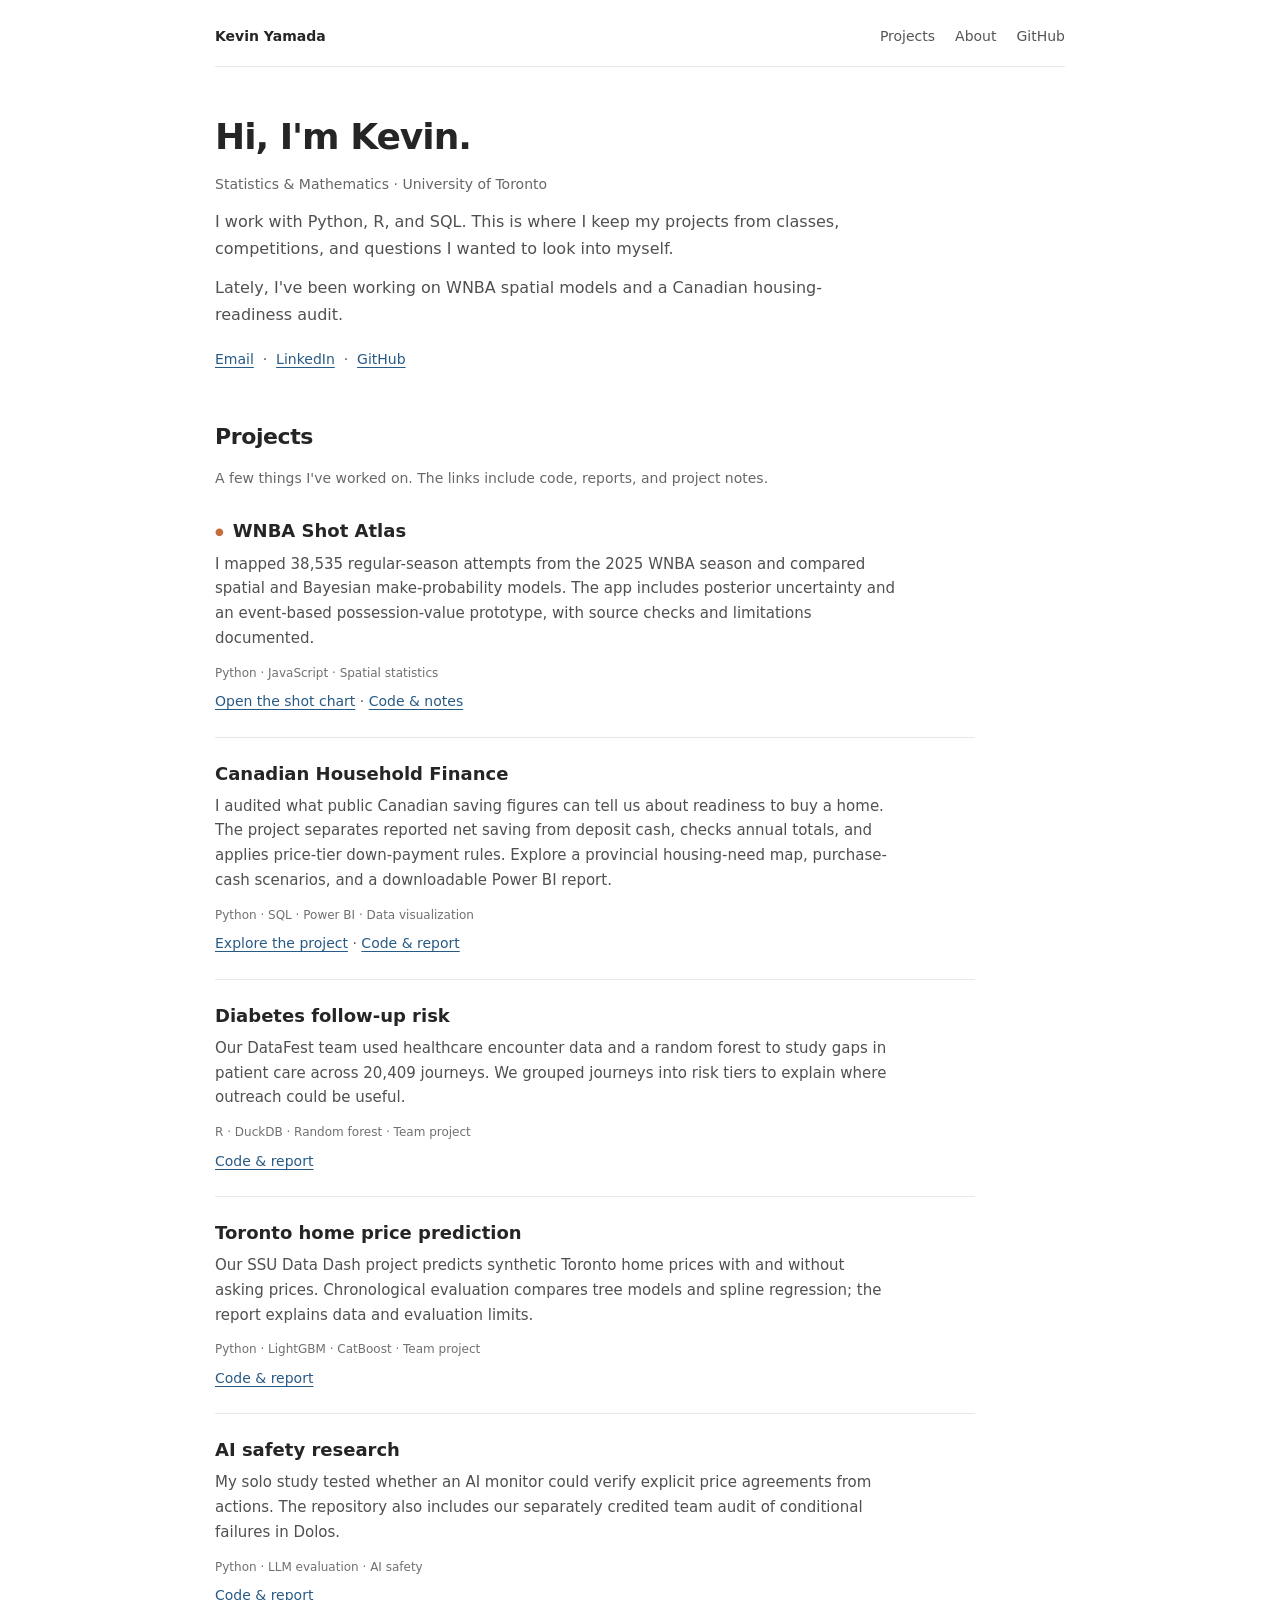
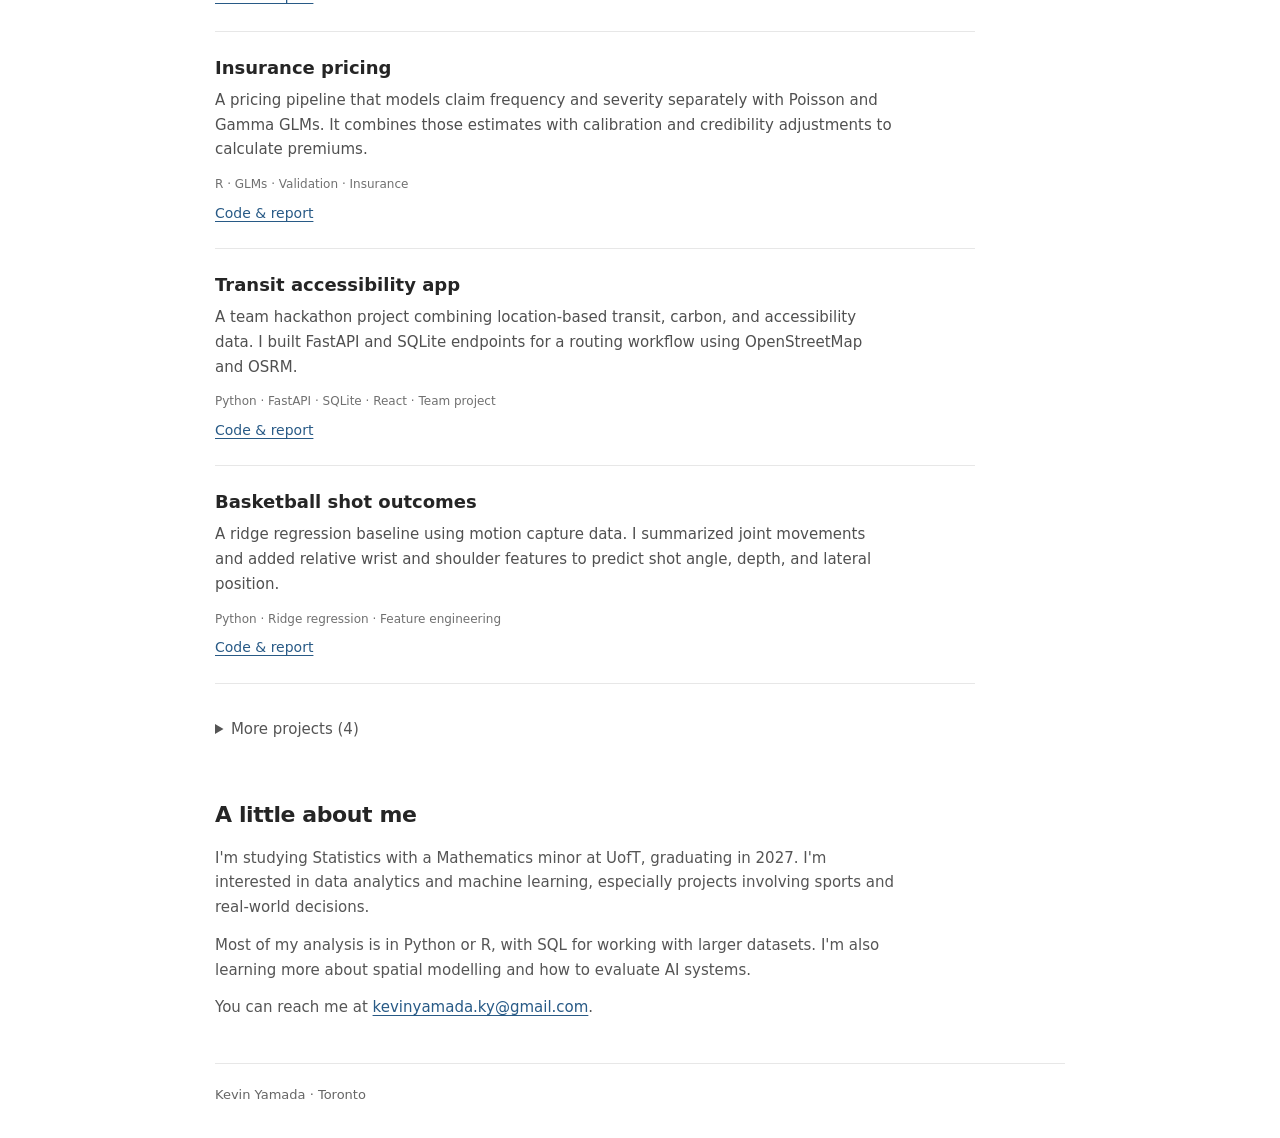
<file: index.html>
<!doctype html>
<html lang="en"><head><meta charset="utf-8"><meta name="viewport" content="width=device-width,initial-scale=1">
<title>Kevin Yamada</title><meta name="description" content="Statistics and Mathematics student at the University of Toronto. Projects in data analysis, machine learning, and sports statistics.">
<style>*{box-sizing:border-box}html{scroll-behavior:smooth;scroll-padding-top:24px}body{margin:0;background:#fff;color:#252525;font:16px/1.65 system-ui,-apple-system,BlinkMacSystemFont,"Segoe UI",sans-serif}a{color:#285a86;text-underline-offset:3px}a:hover{color:#17334b}a:focus-visible,summary:focus-visible{outline:2px solid #285a86;outline-offset:5px}header,main,footer{width:min(850px,calc(100% - 44px));margin:auto}header{padding:25px 0 18px;display:flex;justify-content:space-between;border-bottom:1px solid #e7e7e7;gap:20px;font-size:14px}.brand{font-weight:650;color:inherit;text-decoration:none}nav{display:flex;gap:20px}nav a{color:#555;text-decoration:none}.intro{padding:48px 0 35px;max-width:660px}h1{font-size:36px;letter-spacing:-1px;line-height:1.2;margin:0 0 15px}h2{font-size:22px;font-weight:650;letter-spacing:-.4px;margin:0 0 12px}h3{font-size:18px;font-weight:600;line-height:1.4;margin:0 0 8px}p{margin:0 0 13px}.intro p{color:#505050}.intro .links{margin-top:20px;font-size:14px}.intro .student{font-size:14px;color:#666}.section-intro{font-size:14px;color:#686868;margin-bottom:5px}.project{padding:23px 0;border-bottom:1px solid #e7e7e7;max-width:760px}.project p{font-size:15px;color:#505050;max-width:680px}.project .tools{font-size:12px;color:#707070;margin:10px 0 7px}.project .links{font-size:14px;margin:0}#projects > .project:first-of-type h3:before{content:'●';color:#c46c3d;font-size:10px;margin-right:9px;vertical-align:middle}details{margin-top:25px}summary{cursor:pointer;font-size:15px;color:#555;padding:8px 0}#about{margin-top:48px;padding-bottom:30px;max-width:680px}#about p{font-size:15px;color:#555}footer{border-top:1px solid #e7e7e7;padding:20px 0 32px;font-size:13px;color:#666}.skip{position:absolute;top:-80px;left:20px;background:white;padding:10px}.skip:focus{top:10px}@media(max-width:520px){header,main,footer{width:calc(100% - 36px)}header{font-size:13px}nav{gap:14px}.intro{padding:34px 0 29px}h1{font-size:30px}.project{padding:21px 0}}@media(prefers-reduced-motion:reduce){html{scroll-behavior:auto}}</style></head><body>
<a class="skip" href="#main">Skip to content</a>
<header><a class="brand" href="/">Kevin Yamada</a><nav aria-label="Main navigation"><a href="#projects">Projects</a><a href="#about">About</a><a href="https://github.com/kevinyamada">GitHub</a></nav></header>
<main id="main"><section class="intro"><h1>Hi, I'm Kevin.</h1><p class="student">Statistics &amp; Mathematics · University of Toronto</p><p>I work with Python, R, and SQL. This is where I keep my projects from classes, competitions, and questions I wanted to look into myself.</p><p>Lately, I've been working on WNBA spatial models and a Canadian housing-readiness audit.</p><p class="links"><a href="mailto:kevinyamada.ky@gmail.com">Email</a> &nbsp;·&nbsp; <a href="https://www.linkedin.com/in/kevinyamada-uoft/">LinkedIn</a> &nbsp;·&nbsp; <a href="https://github.com/kevinyamada">GitHub</a></p></section>
<section id="projects"><h2>Projects</h2><p class="section-intro">A few things I've worked on. The links include code, reports, and project notes.</p>
<article class="project"><h3>WNBA Shot Atlas</h3><p>I mapped 38,535 regular-season attempts from the 2025 WNBA season and compared spatial and Bayesian make-probability models. The app includes posterior uncertainty and an event-based possession-value prototype, with source checks and limitations documented.</p><p class="tools">Python · JavaScript · Spatial statistics</p><p class="links"><a href="https://kevinyamada.github.io/wnba-shot-atlas/">Open the shot chart</a> · <a href="https://github.com/kevinyamada/wnba-shot-atlas">Code &amp; notes</a></p></article>
<article class="project"><h3>Canadian Household Finance</h3><p>I audited what public Canadian saving figures can tell us about readiness to buy a home. The project separates reported net saving from deposit cash, checks annual totals, and applies price-tier down-payment rules. Explore a provincial housing-need map, purchase-cash scenarios, and a downloadable Power BI report.</p><p class="tools">Python · SQL · Power BI · Data visualization</p><p class="links"><a href="https://kevinyamada.github.io/canadian-household-finance/">Explore the project</a> · <a href="https://github.com/kevinyamada/canadian-household-finance">Code &amp; report</a></p></article>
<article class="project"><h3>Diabetes follow-up risk</h3><p>Our DataFest team used healthcare encounter data and a random forest to study gaps in patient care across 20,409 journeys. We grouped journeys into risk tiers to explain where outreach could be useful.</p><p class="tools">R · DuckDB · Random forest · Team project</p><p class="links"><a href="https://github.com/kevinyamada/Datafest2026">Code &amp; report</a></p></article>
<article class="project"><h3>Toronto home price prediction</h3><p>Our SSU Data Dash project predicts synthetic Toronto home prices with and without asking prices. Chronological evaluation compares tree models and spline regression; the report explains data and evaluation limits.</p><p class="tools">Python · LightGBM · CatBoost · Team project</p><p class="links"><a href="https://github.com/kevinyamada/datadash-submission">Code &amp; report</a></p></article>
<article class="project"><h3>AI safety research</h3><p>My solo study tested whether an AI monitor could verify explicit price agreements from actions. The repository also includes our separately credited team audit of conditional failures in Dolos.</p><p class="tools">Python · LLM evaluation · AI safety</p><p class="links"><a href="https://github.com/kevinyamada/ai-collusion-sprint-2026">Code &amp; report</a></p></article>
<article class="project"><h3>Insurance pricing</h3><p>A pricing pipeline that models claim frequency and severity separately with Poisson and Gamma GLMs. It combines those estimates with calibration and credibility adjustments to calculate premiums.</p><p class="tools">R · GLMs · Validation · Insurance</p><p class="links"><a href="https://github.com/kevinyamada/CAS-Predictive-Modeling-Case-Competition-Pricing-Model">Code &amp; report</a></p></article>
<article class="project"><h3>Transit accessibility app</h3><p>A team hackathon project combining location-based transit, carbon, and accessibility data. I built FastAPI and SQLite endpoints for a routing workflow using OpenStreetMap and OSRM.</p><p class="tools">Python · FastAPI · SQLite · React · Team project</p><p class="links"><a href="https://github.com/kimbi12/transit-accessibility-app">Code &amp; report</a></p></article>
<article class="project"><h3>Basketball shot outcomes</h3><p>A ridge regression baseline using motion capture data. I summarized joint movements and added relative wrist and shoulder features to predict shot angle, depth, and lateral position.</p><p class="tools">Python · Ridge regression · Feature engineering</p><p class="links"><a href="https://github.com/kevinyamada/basketball-shot-outcome-prediction">Code &amp; report</a></p></article><details><summary>More projects (4)</summary><article class="project"><h3>COVID-19 diagnosis prediction</h3><p>A comparison of classification models using engineered features and regularized logistic regression. The repository includes the analysis source and project report.</p><p class="tools">R · glmnet · Classification</p><p class="links"><a href="https://github.com/kevinyamada/covid-diagnosis-prediction">Code &amp; report</a></p></article>
<article class="project"><h3>What relates to song popularity?</h3><p>A regression study of Spotify streams, audio features, and chart signals. The original analysis found weak overall explanatory power, which showed how little these features explained on their own.</p><p class="tools">R · Regression · Diagnostics · Music</p><p class="links"><a href="https://github.com/kevinyamada/spotify-streaming-analysis">Code &amp; report</a></p></article>
<article class="project"><h3>Global child well-being</h3><p>Exploratory analysis of UNICEF indicators, with R analysis scripts and visual outputs for comparing patterns in child well-being.</p><p class="tools">R · ggplot2 · UNICEF</p><p class="links"><a href="https://github.com/kevinyamada/Global-Child-Well-Being-Analysis">Code &amp; report</a></p></article>
<article class="project"><h3>Income inequality in Canada</h3><p>A descriptive analysis of income disparities across population groups, examining education, geography, and ethnicity through data cleaning, aggregation, and visualization.</p><p class="tools">R · Tableau · Excel</p><p class="links"><a href="https://github.com/kevinyamada/The-Ethnicity-Tax-Income-Inequality-in-Canada">Code &amp; report</a></p></article></details></section>
<section id="about"><h2>A little about me</h2><p>I'm studying Statistics with a Mathematics minor at UofT, graduating in 2027. I'm interested in data analytics and machine learning, especially projects involving sports and real-world decisions.</p><p>Most of my analysis is in Python or R, with SQL for working with larger datasets. I'm also learning more about spatial modelling and how to evaluate AI systems.</p><p>You can reach me at <a href="mailto:kevinyamada.ky@gmail.com">kevinyamada.ky@gmail.com</a>.</p></section></main>
<footer>Kevin Yamada · Toronto</footer>
</body></html>
</file>
